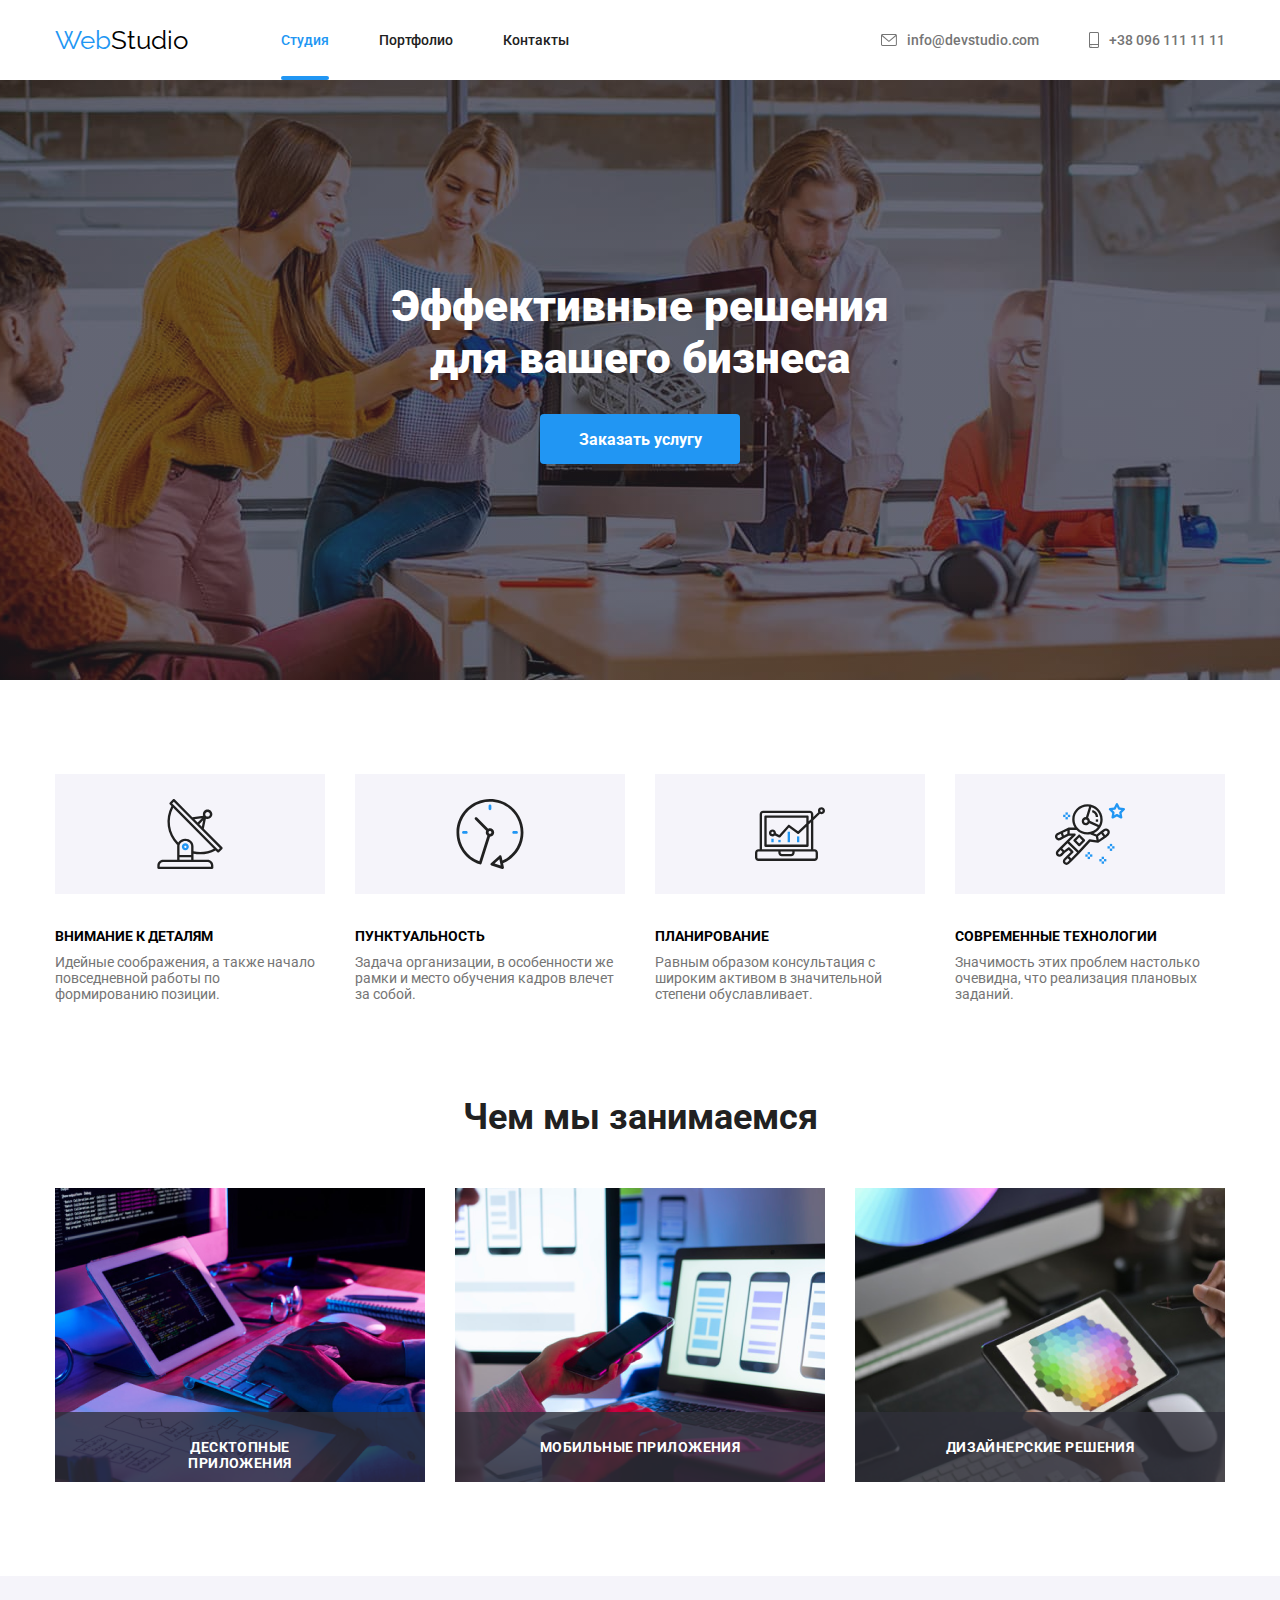
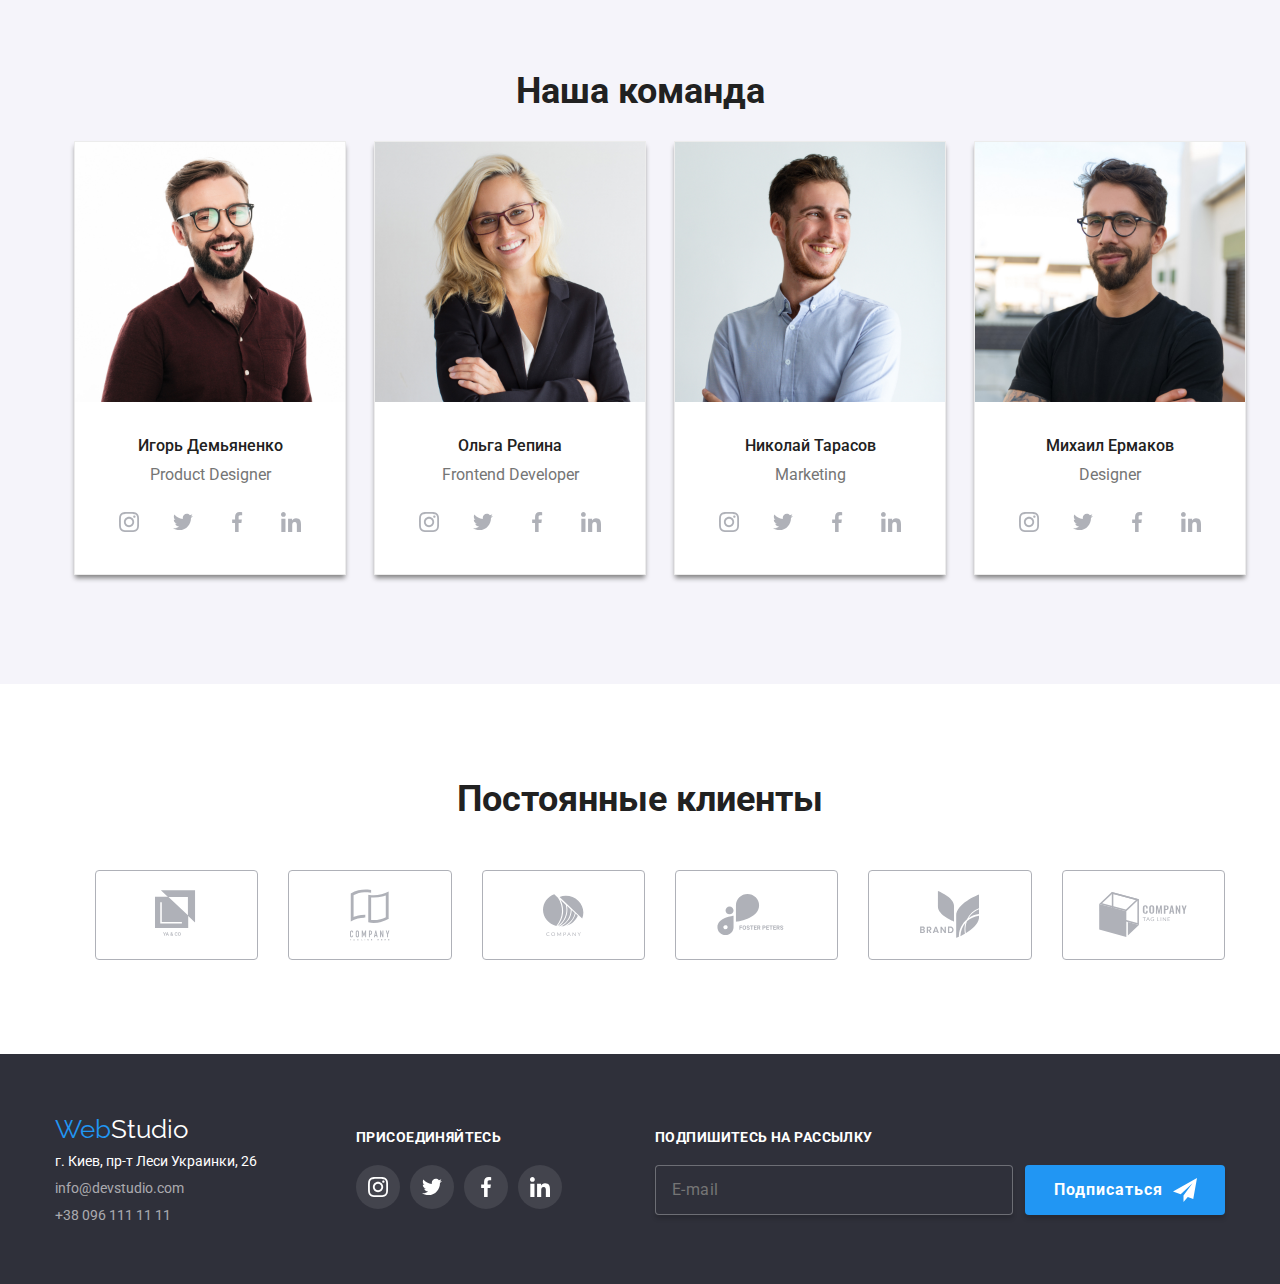
<file: index.html>
<!DOCTYPE html>
<html lang="ru">
<head>
  <meta charset="UTF-8">
  <meta name="viewport" content="width=device-width, initial-scale=1.0">
  <title>Студия</title>
  <link rel="stylesheet" href="styles.css">
<link rel="preconnect" href="https://fonts.gstatic.com">
<link href="https://fonts.googleapis.com/css2?family=Raleway:wght@700&family=Roboto:wght@400;500;700;900&display=swap"
  rel="stylesheet">
</head>
<body>
  <header id="header">
    <div class="container head">
    <nav class="logo">
    <a href="#"><span class="web">Web</span><span class="studio">Studio</span></a>
    <ul class="navigate">
    <li>
        
      <a href="index.html" class="stud" id="now-here">Студия</a>
    
    </li>
    <li><a href="portfolio.html">Портфолио</a></li>
    <li><a href="">Контакты</a></li>
    </ul>
    </nav>
    <ul class="contact">
    <li class="mail">
      <a href="mailto:info@devstudio.com">
      <svg class="mail-svg" width="16px" height=" 12px">
        <use href="./images/symbol-defs.svg#icon-mail">
        </use>
      </svg>
      info@devstudio.com</a></li>
    <li class="phone">
      <a href="callto:+380961111111">
      <svg class="phone-svg" width="10px" height=" 16px">
        <use href="./images/symbol-defs.svg#icon-phone" >
        </use>
      </svg>
     +38 096 111 11 11</a></li>
    </ul>
    </div>
  </header>
  <main>
  <section class="hero">
    <div class="container">
   <h1>Эффективные решения<br> для вашего бизнеса</h1>
     <button class="order " data-modal-open>Заказать услугу</button> 
      </div>
  </section>

  <section class="properties">
    <div class="container">
    <ul>
     
      <li><h3>ВНИМАНИЕ К ДЕТАЛЯМ</h3> <p>Идейные соображения, а также начало повседневной работы по формированию позиции.</p></li>
        <li>
          <h3>ПУНКТУАЛЬНОСТЬ</h3> <p>Задача организации, в особенности же рамки и место обучения кадров влечет за собой.</p>
        </li>
        <li>
          <h3>ПЛАНИРОВАНИЕ</h3><p>Равным образом консультация с широким активом в значительной степени обуславливает.</p> 
        </li>
        <li>
          <h3>СОВРЕМЕННЫЕ ТЕХНОЛОГИИ</h3><p>Значимость этих проблем настолько очевидна, что реализация плановых заданий.</p> 
        </li>
    </ul>
    </div>
  </section>
 
  <section class="work">
    <div class="container">
    <h2>Чем мы занимаемся</h2>
    <ul>
      <li><div class="our-works">
        <img src = "images/img.png" alt="Работа" width="370">
        <p class="example">ДЕСКТОПНЫЕ ПРИЛОЖЕНИЯ</p>
        </div>
      </li>
      <li> <div class="our-works">
        <img src="images/img2.png" alt="Работа" width="370">
        <p class="example">МОБИЛЬНЫЕ ПРИЛОЖЕНИЯ</p>
        </div>
      </li>
      <li><div class="our-works">
        <img src="images/img3.png" alt="Работа" width="370">
        <p class="example">ДИЗАЙНЕРСКИЕ РЕШЕНИЯ</p>
        </div>
      </li>
    </ul>
  </div>
  </section>

  <section class="our-team">
    <div class="container">
    <h2>
      Наша команда
    </h2>
    <ul>
      <li class="person">
        <img src="images/im1.jpg" width="270" alt="Игорь">
        <div class="card-text">
        <h3>Игорь Демьяненко</h3>
         <p>Product Designer</p>
          <ul class="icon-block">
            <li class="icon-card">
              <a href="" class="icon-link">
                <svg class="icon-svg wh" width="20px" height="20px">
                  <use href="./images/symbol-defs.svg#icon-inst">
                  </use>
                </svg>
              </a>
            </li>
            <li class="icon-card">
              <a href="" class="icon-link">
                <svg class="icon-svg wh" width="20px" height=" 16.25px">
                  <use href="./images/symbol-defs.svg#icon-twitter">
                  </use>
                </svg>
              </a>
            </li>
            <li class="icon-card">
              <a href="" class="icon-link">
                <svg class="icon-svg wh" width="10px" height="20px">
                  <use href="./images/symbol-defs.svg#icon-facebook">
                  </use>
                </svg>
              </a>
            </li>
          
            <li class="icon-card">
              <a href="" class="icon-link">
                <svg class="icon-svg wh" width="20px" height="20px">
                  <use href="./images/symbol-defs.svg#icon-linkedin">
                  </use>
                </svg>
              </a>
            </li>
          
          </ul>
         </div>
      </li>
   
      <li class="person">
        <img src="images/im2.jpg" width="270" alt="Ольга">
        <div class="card-text">
        <h3>Ольга Репина</h3>
         <p>Frontend Developer</p> 
          <ul class="icon-block">
            <li class="icon-card">
              <a  href="" class="icon-link">
                <svg class="icon-svg wh" width="20px" height="20px">
                  <use href="./images/symbol-defs.svg#icon-inst">
                  </use>
                </svg>
              </a>
            </li>
            <li class="icon-card">
              <a href="" class="icon-link">
                <svg class="icon-svg wh" width="20px" height=" 16.25px">
                  <use href="./images/symbol-defs.svg#icon-twitter">
                  </use>
                </svg>
              </a>
            </li>
            <li class="icon-card">
              <a href="" class="icon-link">
                <svg class="icon-svg wh" width="10px" height="20px">
                  <use href="./images/symbol-defs.svg#icon-facebook">
                  </use>
                </svg>
              </a>
            </li>
          
            <li class="icon-card">
              <a href="" class="icon-link">
                <svg class="icon-svg wh" width="20px" height="20px">
                  <use href="./images/symbol-defs.svg#icon-linkedin">
                  </use>
                </svg>
              </a>
            </li>
          
          </ul>
         </div>
      </li>
 

      <li class="person">
        <img src="images/im3.jpg" width="270" alt="Николай">
        <div class="card-text">
        <h3>Николай Тарасов</h3>
       <p>Marketing</p> 
        <ul class="icon-block">
          <li class="icon-card">
            <a href="" class="icon-link">
              <svg class="icon-svg wh" width="20px" height="20px">
                <use href="./images/symbol-defs.svg#icon-inst">
                </use>
              </svg>
            </a>
          </li>
          <li class="icon-card">
            <a href="" class="icon-link">
              <svg class="icon-svg wh" width="20px" height=" 16.25px">
                <use href="./images/symbol-defs.svg#icon-twitter">
                </use>
              </svg>
            </a>
          </li>
          <li class="icon-card">
            <a href="" class="icon-link">
              <svg class="icon-svg wh" width="10px" height="20px">
                <use href="./images/symbol-defs.svg#icon-facebook">
                </use>
              </svg>
            </a>
          </li>
        
          <li class="icon-card">
            <a href="" class="icon-link">
              <svg class="icon-svg wh" width="20px" height="20px">
                <use href="./images/symbol-defs.svg#icon-linkedin">
                </use>
              </svg>
            </a>
          </li>
        
        </ul>
       </div>
      </li>

    
      <li class="person">
        <img src="images/im4.jpg" width="270" alt="Михаил">
       <div class="card-text"> 
         <h3>Михаил Ермаков</h3>
        <p>Designer</p> 
      
      <ul class="icon-block">
        <li class="icon-card" >
          <a href="" class="icon-link">
            <svg class="icon-svg wh" width="20px" height="20px">
              <use href="./images/symbol-defs.svg#icon-inst">
              </use>
            </svg>
          </a>
        </li >
          <li class="icon-card">
            <a href="" class="icon-link">
            <svg class="icon-svg wh" width="20px" height=" 16.25px">
              <use href="./images/symbol-defs.svg#icon-twitter">
              </use>
            </svg>
          </a>
        </li>
      <li class="icon-card">
        <a href="" class="icon-link">
          <svg class="icon-svg wh" width="10px" height="20px">
            <use href="./images/symbol-defs.svg#icon-facebook">
            </use>
          </svg>
        </a>
      </li>
        
       <li class="icon-card">
        <a href="" class="icon-link">
          <svg class="icon-svg wh" width="20px" height="20px">
            <use href="./images/symbol-defs.svg#icon-linkedin">
            </use>
          </svg>
        </a>
       </li>
      
      </ul>
      </div>
      </li>
      </ul>
      </div>
  </section>

  <section class="clients">
    <div class="container">
      <h2>Постоянные клиенты</h2>
      <ul class="clients-list">
        
        <li class="client-li">
          <a href="" class="clients-link">
          <svg class="clients-icon" width="44.27" height="49.23">
            <use href="./images/symbol-defs.svg#icon-logo1">
            </use>
          </svg>
        </a>
        </li>
       
       
        <li class="client-li">
          <a href="" class="clients-link">
            <svg class="clients-icon"  width="40" height="52">
              <use href="./images/symbol-defs.svg#icon-logo2">
              </use>
            </svg>
            </a>
        </li>
       
        
        <li class="client-li">
        <a href="" class="clients-link">
            <svg class="clients-icon" width="41" height="42.6">
              <use href="./images/symbol-defs.svg#icon-logo3">
              </use>
            </svg>
            </a>
        </li>
        
        
        <li class="client-li">
          <a href="" class="clients-link">
            <svg class="clients-icon" width="79.66" height="42.02">
              <use href="./images/symbol-defs.svg#icon-logo4">
              </use>
            </svg>
            </a>
        </li>
       
        
        <li class="client-li">
      <a href="" class="clients-link">
            <svg class="clients-icon" width="59" height="47">
              <use href="./images/symbol-defs.svg#icon-logo5">
              </use>
            </svg>
            </a>
        </li>
  
       
        <li class="client-li">
        <a href="" class="clients-link">
            <svg class="clients-icon" width="88.48" height="45.44">
              <use href="./images/symbol-defs.svg#icon-logo6">
              </use>
            </svg>
            </a>
        </li>
     
      </ul>
    </div>
  </section>
  </main>

<footer id="footer">
  <div class="container">
    <div class="wrap">
      <address>
        <div class="left">
          <a href="" class="footer-logo"><span class="web">Web</span><span class="studio2">Studio</span></a>
          <p>г. Киев, пр-т Леси Украинки, 26</p>
          <a href="mailto:info@devstudio.com">info@devstudio.com</a><br>
          <a href="callto:+380961111111">+38 096 111 11 11</a>
        </div>

      </address>
      <div class="right">
        <p >ПРИСОЕДИНЯЙТЕСЬ</p>
        <ul class="icon-footer">
          <li class="icon-card">
            <a href="" class="icon-link deb">
              <svg class="icon-svg debb" width="20px" height="20px">
                <use href="./images/symbol-defs.svg#icon-inst">
                </use>
              </svg>
            </a>
          </li>
          <li class="icon-card">
            <a href="" class="icon-link deb">
              <svg class="icon-svg debb" width="20px" height=" 16.25px">
                <use href="./images/symbol-defs.svg#icon-twitter">
                </use>
              </svg>
            </a>
          </li>
          <li class="icon-card">
            <a href="" class="icon-link deb">
              <svg class="icon-svg debb" width="10px" height="20px">
                <use href="./images/symbol-defs.svg#icon-facebook">
                </use>
              </svg>
            </a>
          </li>

          <li class="icon-card">
            <a href="" class="icon-link deb">
              <svg class="icon-svg debb" width="20px" height="20px">
                <use href="./images/symbol-defs.svg#icon-linkedin">
                </use>
              </svg>
            </a>
          </li>
          </ul>
      </div>
      <div class="subscribe">
        <p class="sub">ПОДПИШИТЕСЬ НА РАССЫЛКУ</p>
        <form class="lin">
        <input class="footer-mail" type="email" name="mail-footer" id="mail" placeholder="E-mail">
       <button class="telega">Подписаться <svg class="icon-telega">
        <use href="./images/symbol-defs3.svg#icon-telega-1">
        </use>
      </svg></button> 
       
      
      </form>
      </div>
    </div>
  </div>
</footer>
  <div class="backdrop is-hidden  " data-modal>
    <div class="modal">
      <h2 class="data">Оставьте свои данные, мы вам перезвоним</h2>
      <form class="form"  >
        <div class="form-div">
          <svg class="icons-svg">
            <use href="./images/symbol-defs3.svg#icon-icon-1">
            </use>
          </svg>
        <label for="name" class="form-label">Имя</label>
        <input type="text" name="name" id="name" class="in"/>
    </div>
    <div class="form-div">
      <svg class="icons-svg" >
        <use href="./images/symbol-defs3.svg#icon-tel-1">
        </use>
      </svg>
        <label for="phone" class="form-label">Телефон</label>
        <input type="tel" name="phone" id="phone" class="in"/>
        </div>
<div class="form-div">
  <svg class="icons-svg">
    <use href="./images/symbol-defs3.svg#icon-mail-1">
    </use>
  </svg>
        <label for="email" class="form-label">Почта</label>
        <input type="email" name="mail" id="email" class="in"/>
        </div>
<div class="form-div">
        <label for="comment" class="form-label">Комментарий</label>
       <textarea class="com" name="comment" id="comment" placeholder="Введите текст" ></textarea> 
      </div>
<div class="form-div check ">
 
        <input class="sogl-input" type="checkbox" value="Соглашаюсь с рассылкой и принимаю Условия договора" name="check" id="check"/>
        <span class="check-box"></span>
        <label class="sogl" for="check">Соглашаюсь с рассылкой и принимаю <a href="" class="dogo"> Условия договора</a></label>
        </div>
      <button type="submit" class="send">Отправить</button>
      </form>
      <button data-modal-close  class="close ">
<svg  width="11px" height="11px">
  <use href="./images/symbol-defs2.svg#icon-close">
  </use>
</svg>
      </button>
    </div>
  </div>
  <script src="./js/modal.js"></script>
  
</body>
</html>
</file>
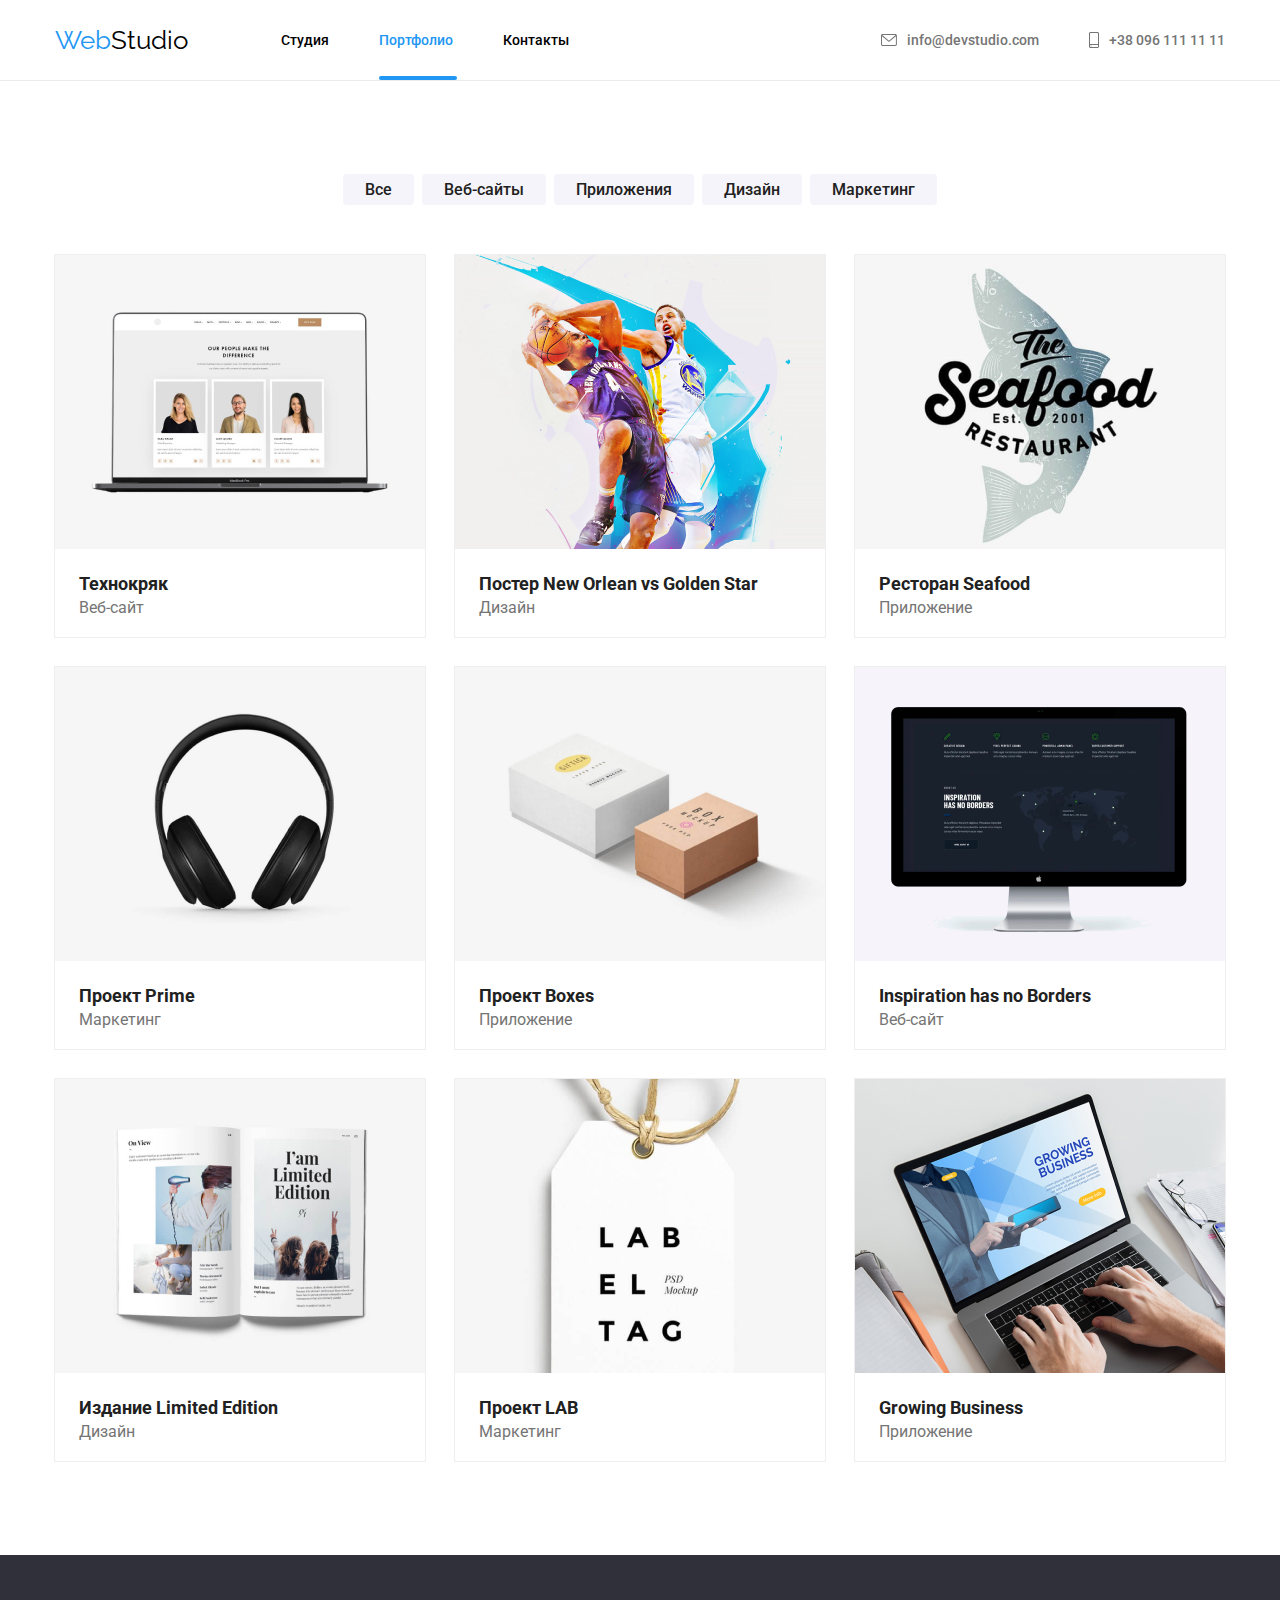
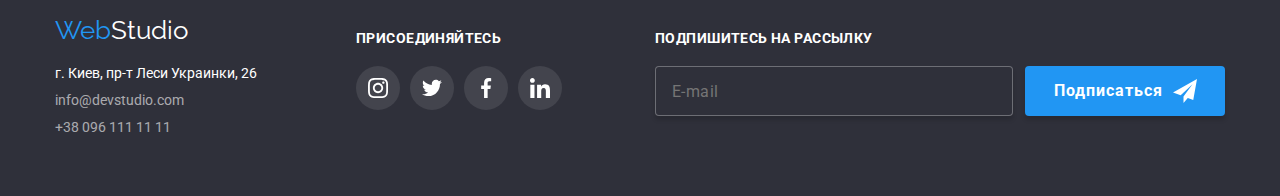
<file: portfolio.html>
<!DOCTYPE html>
<html lang="ru">
<head>
    <meta charset="UTF-8">
    <meta name="viewport" content="width=device-width, initial-scale=1.0">
    <link rel="stylesheet" href="styles2.css">
    <link rel="preconnect" href="https://fonts.gstatic.com">
    <link
        href="https://fonts.googleapis.com/css2?family=Raleway:wght@700&family=Roboto:wght@400;500;700;900&display=swap"
        rel="stylesheet">
    <title>Портфолио</title>
    </head>
    <header id="header">
        <div class="container head">
            <nav class="logo">
                <a href="#"><span class="web">Web</span><span class="studio">Studio</span></a>
                <ul class="navigat">
                    <li><a href="index.html">Студия</a></li>
                    <li>
                        <a id="now-here" class="here" href="portfolio.html">Портфолио</a>
                </li>
                    <li><a href="">Контакты</a></li>
                </ul>
            </nav>
            <ul class="contact">
                <li class="mail">
                    <a href="mailto:info@devstudio.com">
                    <svg width="16" height="12" class="mail-svg">
                        <use href="./images/symbol-defs.svg#icon-mail"></use>
                    </svg>
                    info@devstudio.com</a></li>
                <li class="phone">
                    <a href="callto:+380961111111">
                    <svg width="10px" height="16px" class="phone-svg">
                        <use href="./images/symbol-defs.svg#icon-phone"></use>
                    </svg>
                   +38 096 111 11 11</a></li>
            </ul>
        </div>
    </header>
    <main>
            <section class="buttons">
                <div class="container">
                <ul>
                    <li><button>Все</button></li>
                    <li><button>Веб-сайты</button></li>
                    <li><button>Приложения</button></li>
                    <li><button>Дизайн</button></li>
                    <li><button>Маркетинг</button></li>
                </ul>
            <h1>Портфолио</h1>
            <div class="works">
                <ul class="examples">
                        <li> 
                            <a href="" class="link-description card">
                                <div class="description">
                                    <img src="./images/01.jpg" alt="Технокряк" width="370">
                                    
                                <p class="descrip">Технокряк это современная площадка распространения коронавируса.
                                     Компании используют эту платформу для цифрового
                                шпионажа и атак на защищённые сервера конкурентов.</p>
                                </div>
                            <div class="wk">
                            <h2>Технокряк</h2>
                            <p class="works-p">Веб-сайт</p>
                            </div>
                    </a>
                    </li>
                        <li >
                            <a href="" class="link-description card">
                                <div class="description">
                            <img src="./images/02.jpg" alt="Постер New Orlean vs Golden Star" width="370">
                            <p class="descrip">Технокряк это современная площадка распространения коронавируса.
                                Компании используют эту платформу для цифрового
                                шпионажа и атак на защищённые сервера конкурентов.</p>
                            </div>
                            <div class="wk">
                            <h2>Постер New Orlean vs Golden Star</h2>
                            <p class="works-p">Дизайн</p>
                            </div>
                             </a>
                    </li>
                        <li>
                            <a href="" class="link-description card">
                                <div class="description">
                                <img src="./images/03.jpg" alt="Ресторан Seafood" width="370">
                                <p class="descrip">Технокряк это современная площадка распространения коронавируса.
                                    Компании используют эту платформу для цифрового
                                    шпионажа и атак на защищённые сервера конкурентов.</p>
                                </div>
                            <div class="wk">
                            <h2>Ресторан Seafood</h2>
                            <p class="works-p">Приложение</p>
                            </div>
                    </a>
                    </li>
                        <li >
                            <a href="" class="link-description card">
                                <div class="description">
                                <img src="./images/04.jpg" alt="Проект Prime" width="370">
                                <p class="descrip">Технокряк это современная площадка распространения коронавируса.
                                    Компании используют эту платформу для цифрового
                                    шпионажа и атак на защищённые сервера конкурентов.</p>
                                </div>
                            <div class="wk">
                            <h2>Проект Prime</h2>
                            <p class="works-p">Маркетинг</p>
                            </div>
                    </a>
                    </li>
                        <li >
                            <a href="" class="link-description card">
                                <div class="description">
                                    <img src="./images/05.jpg" alt="Проект Boxes" width="370">
                                    <p class="descrip">Технокряк это современная площадка распространения коронавируса.
                                        Компании используют эту платформу для цифрового
                                        шпионажа и атак на защищённые сервера конкурентов.</p>
                                </div>
                            <div class="wk">
                            <h2>Проект Boxes</h2>
                            <p class="works-p">Приложение</p>
                            </div>
                    </a>
                    </li>
                        <li >
                            <a href="" class="link-description card">
                                <div class="description">
                                <img src="./images/06.jpg" alt="Inspiration has no Borders" width="370">
                                <p class="descrip">Технокряк это современная площадка распространения коронавируса.
                                    Компании используют эту платформу для цифрового
                                    шпионажа и атак на защищённые сервера конкурентов.</p>
                                    </div>
                            <div class="wk">
                            <h2>Inspiration has no Borders</h2>
                            <p class="works-p">Веб-сайт</p>
                            </div>
                    </a>
                        </li>
                        <li >
                            <a href="" class="link-description card">
                                <div class="description">
                                <img src="./images/07.jpg" alt="Издание Limited Edition" width="370">
                                <p class="descrip">Технокряк это современная площадка распространения коронавируса.
                                    Компании используют эту платформу для цифрового
                                    шпионажа и атак на защищённые сервера конкурентов.</p>
                                </div>
                            <div class="wk">
                            <h2>Издание Limited Edition</h2>
                            <p class="works-p">Дизайн</p>
                            </div>
                    </a>
                    </li>
                        <li >

                            <a href="" class="link-description card">
                                <div class="description">
                                <img src="./images/08.jpg" alt="Проект LAB" width="370">
                                <p class="descrip">Технокряк это современная площадка распространения коронавируса.
                                    Компании используют эту платформу для цифрового
                                    шпионажа и атак на защищённые сервера конкурентов.</p>
                                    </div>
                            <div class="wk">
                            <h2>Проект LAB</h2>
                            <p class="works-p">Маркетинг</p>
                            </div>
                    </a>
                    </li>
                        <li >
                            <a href="" class="link-description card">
                                <div class="description">
                                <img src="./images/09.jpg" alt="Growing Business" width="370">
                                <p class="descrip">Технокряк это современная площадка распространения коронавируса.
                                    Компании используют эту платформу для цифрового
                                    шпионажа и атак на защищённые сервера конкурентов.</p>
                                    </div>
                            <div class="wk">
                            <h2>Growing Business</h2>
                            <p class="works-p">Приложение</p>
                            </div>
                    </a>
                    </li>
                </ul>
            </div>
            </div>
            </section>
    </main>
    <footer id="footer">
        <div class="container">
            <div class="wrap">
            <div class="left">
           <a href="" class="footer-logo"><span class="web">Web</span><span class="studio2">Studio</span></a>
            <address class="addres">
                <p> г. Киев, пр-т Леси Украинки, 26</p>
                <a href="mailto:info@devstudio.com">info@devstudio.com</a> <br>
                <a href="callto:+380961111111">+38 096 111 11 11</a>
                    </address>
                </div>
        <div class="right">
            <p>ПРИСОЕДИНЯЙТЕСЬ</p>
            <ul class="icon-list">
                <li class="icon-li">
                    <a href="" class="icon-link">
                        <svg width="20px" height="20px" class="icon-svg">
                            <use href="./images/symbol-defs.svg#icon-inst"></use>
                        </svg>
                    </a>
                </li>
                <li class="icon-li">
                    <a href="" class="icon-link">
                        <svg width="20px" height=" 16.25px" class="icon-svg">
                            <use href="./images/symbol-defs.svg#icon-twitter"></use>
                        </svg>
                    </a>
                </li>
                <li class="icon-li">
                    <a href="" class="icon-link">
                        <svg width="10px" height="20px" class="icon-svg">
                            <use href="./images/symbol-defs.svg#icon-facebook"></use>
                        </svg>
                    </a>
                </li>
                <li class="icon-li">
                    <a href="" class="icon-link">
                        <svg width="20px" height="20px" class="icon-svg">
                            <use href="./images/symbol-defs.svg#icon-linkedin"></use>
                        </svg>
                    </a>
                </li>
            </ul>
        </div>
        <div class="subscribe">
            <p class="sub">ПОДПИШИТЕСЬ НА РАССЫЛКУ</p>
            <form class="forms">
                    <input type="email" name="name" class="footer-mail" placeholder="E-mail">
               <button class="telega">Подписаться <svg class="icon-telega">
                    <use href="./images/symbol-defs3.svg#icon-telega-1">
                    </use>
                </svg></button>
            </form>
            </div>
        </div>
        </div>
    </footer>
</body>
</html>
</file>
<file: styles.css>
:root {
  --black: #000000;
  --blue: #2196f3;
  --grey: #757575;
  --background: #2f303a;
  --white: #ffffff;
  --text: #212121;
  --team: #f5f4fa;
  --outline: #ececec;
  --icons: #afb1b8;
}
body {
  margin: 0;
}
* {
  font-family: "Roboto", sans-serif;
}
*,
*::before,
*::after {
  box-sizing: border-box;
}

#now-here {
  color: var(--blue);
}
.head {
  display: flex;
  align-items: center;
}
.head a {
  display: inline-block;
  padding-top: 32px;
  padding-bottom: 32px;
}

a {
  text-decoration: none;
}
#header {
  display: flex;
  align-items: center;
}
#header nav {
  display: flex;
  justify-content: center;
  align-items: center;
}
.logo > a {
  margin-right: 93px;
  padding-top: 24px;
  padding-bottom: 25px;
}

.navigate {
  display: flex;
  padding-left: 0;
  margin-top: 0;
  margin-bottom: 0;
}
.navigate li:not(:last-child) {
  margin-right: 50px;
}
.contact {
  display: flex;
  padding: 0;
  margin-left: auto;
  margin-top: 0;
  margin-bottom: 0;
}

.web {
  color: var(--blue);
  font-family: "Raleway", sans-serif;
  font-size: 26px;
}

.studio {
  color: var(--black);
  font-family: "Raleway", sans-serif;
  font-size: 26px;
}
.mail a {
  display: flex;
  align-items: center;
}
.phone a {
  display: flex;
  align-items: center;
}
.navigate a {
  color: var(--text);
  font-weight: 500;
  font-size: 14px;
  transition: color 250ms cubic-bezier(0.4, 0, 0.2, 1);
}
.navigate a:hover {
  color: var(--blue);
  font-weight: 500;
  font-size: 14px;
  transform: color(var(--blue));
}

.contact li:first-child {
  margin-right: 50px;
}
.contact a {
  color: var(--grey);
  font-weight: 500;
  font-size: 14px;
  transition: color 250ms cubic-bezier(0.4, 0, 0.2, 1);
}

.contact a:hover {
  color: var(--blue);
  font-weight: 500;
  font-size: 14px;
  transform: color(var(--blue));
}
ul {
  list-style-type: none;
  font-weight: 500;
}
h1 {
  margin: 0;
}
.img {
  display: block;
}
.hero {
  margin: 0 auto;
  max-width: 1600px;
  background: var(--background);
  padding-top: 200px;
  padding-bottom: 200px;
  background-image: linear-gradient(
      to right,
      rgba(47, 48, 58, 0.4),
      rgba(47, 48, 58, 0.4)
    ),
    url(./images/back.jpg);
  background-repeat: no-repeat;
  background-position: center;
  background-size: cover;
  height: 600px;
}

.hero h1 {
  font-size: 44px;
  color: var(--white);
  font-weight: 900;
  display: flex;
  align-items: center;
  justify-content: center;
  text-align: center;
  margin-bottom: 30px;
}
.order {
  justify-content: center;
  align-items: center;
  background: var(--blue);
  color: var(--white);
  text-decoration: none;
  border: none;
  border-radius: 4px;
  font-weight: 700;
  font-size: 16px;
  display: flex;
  margin-right: auto;
  margin-left: auto;
  width: 200px;
  height: 50px;
  cursor: pointer;
}

.properties h3 {
  font-weight: 700;
  font-size: 14px;
  color: var(--black);
  margin: 0;
  margin-bottom: 10px;
}
.properties p {
  font-weight: 400;
  font-size: 14px;
  color: var(--grey);
  margin: 0px;
}
.properties {
  padding-bottom: 94px;
  padding-top: 94px;
}
.properties ul {
  padding: 0;
  display: flex;
  align-content: center;
  margin: 0;
}
.properties li::before {
  background-color: var(--team);
  content: "";
  display: inline-block;
  width: 270px;
  height: 120px;
  background-position: 50% 50%;
  background-repeat: no-repeat;
  margin-bottom: 30px;
}
.properties li:nth-child(1)::before {
  background-image: url(./images/antenna.svg);
}
.properties li:nth-child(2)::before {
  background-image: url(./images/clock.svg);
}
.properties li:nth-child(3)::before {
  background-image: url(./images/diagram.svg);
}
.properties li:nth-child(4)::before {
  background-image: url(./images/astronaut.svg);
}

.properties li {
  width: 270px;
}
.properties li:not(:last-child) {
  margin-right: 30px;
}
.work {
  padding-bottom: 94px;
}
.work h2 {
  display: flex;
  justify-content: center;
  margin: 0px;
  margin-bottom: 50px;
  font-weight: 700;
  font-size: 36px;
  color: var(--text);
}
.work ul {
  align-content: center;
  display: flex;
  justify-content: center;
  padding: 0px;
  margin-top: 0;
  margin-bottom: 0;
}
.work li:not(:last-child) {
  margin-right: 30px;
}
.our-works {
  position: relative;
  height: 294px;
}
.our-works::before {
  position: absolute;
  content: "";
  width: 370px;
  height: 70px;
  background-color: #2f303a;
  opacity: 0.8;
  bottom: 0;
  right: 0;
}
.example {
  position: absolute;
  bottom: 0;
  left: 50%;
  transform: translate(-50%, 0);
  width: 205px;
  height: 16px;
  margin: 0;
  margin-bottom: 27px;

  font-family: Roboto;
  font-size: 14px;
  font-style: normal;
  font-weight: 700;
  line-height: 16px;
  letter-spacing: 0.03em;
  text-align: center;
  color: white;
}
.our-team {
  padding-top: 94px;
  padding-bottom: 94px;
  background-color: var(--team);
}

.our-team ul {
  display: flex;
  align-content: center;

  justify-content: center;
}
.person {
  box-shadow: 0px 4px 5px grey;
  margin-right: 30px;
  width: 270px;
  outline: 1px solid var(--outline);
  background-color: white;
}
.person:last-child {
  margin-right: 0;
  outline: 1px solid var(--outline);
  background-color: white;
}
.our-team h2 {
  font-weight: 700;
  font-size: 36px;
  color: var(--text);
  margin-top: 0;

  display: flex;
  justify-content: center;
}
.our-team h3 {
  font-weight: 500;
  font-size: 16px;
  color: var(--text);
  margin: 0;
  text-align: center;
}
.card-text {
  padding-bottom: 30px;
  padding-top: 30px;
  padding-left: 32px;
  padding-right: 32px;
}
.our-team p {
  margin: 0;
  margin-top: 10px;
  font-weight: 400;
  font-size: 16px;
  color: var(--grey);

  text-align: center;
}
.clients {
  padding-top: 94px;
  padding-bottom: 94px;
}

.studio2 {
  color: var(--white);
  font-family: "Raleway", sans-serif;
  font-size: 26px;
}
#footer {
  background: var(--background);
  padding-top: 60px;
  padding-bottom: 60px;
}
address p {
  color: var(--white);
  font-weight: 400;
  font-size: 14px;
  font-style: normal;
}

address a {
  color: rgba(255, 255, 255, 0.6);
  font-weight: 400;
  font-size: 14px;
  font-style: normal;
}

.footer-logo {
  display: block;
  margin-bottom: 20px;
}
address p {
  display: flex;
  margin-bottom: 9px;
  margin-top: 0;
}

address a:not(:last-child) {
  display: inline-block;
  margin-bottom: 9px;
}

.container {
  width: 1200px;
  padding: 0 15px;
  box-sizing: border-box;
  margin-left: auto;
  margin-right: auto;
}
.icon-block {
  padding: 0;
  margin-top: 16px;
}

.icon-card {
  color: var(--background);
  width: 44px;
  height: 44px;
  margin-right: 10px;
}
.icon-card:last-child {
  margin-right: 0;
}

.icon-svg {
  width: 20px;
  height: 20px;
  fill: var(--icons);
}

.icon-link {
  display: flex;
  align-items: center;
  justify-content: center;
  border-radius: 50%;
  width: 44px;
  height: 44px;
  transition: background-color 250ms cubic-bezier(0.4, 0, 0.2, 1);
}
.wh {
  transition: fill 250ms cubic-bezier(0.4, 0, 0.2, 1);
}
.icon-link:hover {
  background-color: var(--blue);
}

.icon-link:hover .wh {
  fill: var(--white);
}

.clients ul {
  display: flex;
}
.clients h2 {
  margin: 0;
  font-weight: 700;
  font-size: 36px;
  color: var(--text);
  margin-bottom: 50px;
  text-align: center;
}
.clients-list {
  margin: 0;
}
.client-li {
  width: 170px;
  height: 90px;
  border: 1px solid var(--icons);
  border-radius: 4px;
  margin-right: 30px;
  display: flex;
  align-items: center;
  justify-content: center;
  transition: border 250ms cubic-bezier(0.4, 0, 0.2, 1);
}
.client-li:last-child {
  margin-right: 0;
}
.client-li:hover {
  border: 1px solid var(--blue);
}
.clients-icon {
  fill: var(--icons);
  transition: fill 250ms cubic-bezier(0.4, 0, 0.2, 1);
}

.clients-link {
  display: flex;
  align-items: center;
  justify-content: center;
}

.client-li:hover .clients-icon {
  fill: var(--blue);
}
.icon-footer {
  display: flex;
  padding: 0;
}

address {
  display: flex;
}
.left {
  width: 231px;
}
.right {
  margin-left: 70px;
  margin-top: 15px;
}
.right p {
  margin-bottom: 20px;
  font-family: Roboto;
  font-size: 14px;
  font-style: normal;
  font-weight: 700;
  line-height: 16px;
  letter-spacing: 0.03em;
  text-align: left;
  margin-top: 0px;
  color: var(--white);
}
.icon-footer {
  margin: 0;
}

.deb {
  background-color: #43444d;
}

.debb {
  fill: white;
}

.tt:hover .deb {
  background-color: var(--blue);
}

.mail-svg {
  fill: var(--grey);
  margin-right: 10px;
  transition: fill 250ms cubic-bezier(0.4, 0, 0.2, 1);
}
.mail:hover .mail-svg {
  fill: var(--blue);
}

.phone-svg {
  fill: var(--grey);
  margin-right: 10px;
  transition: fill 250ms cubic-bezier(0.4, 0, 0.2, 1);
}

.phone:hover .phone-svg {
  fill: var(--blue);
}

.icon-card {
  width: 44px;
  height: 44px;
}

.backdrop {
  position: fixed;
  top: 0;
  left: 0;
  width: 100%;
  height: 100%;
  background-color: rgb(0, 0, 0, 0.5);
  opacity: 1;
  transition: opacity 250ms cubic-bezier(0.4, 0, 0.2, 1);
}
.backdrop.is-hidden {
  opacity: 0;
  pointer-events: none;
}

.backdrop.is-hidden .modal {
  transform: translate(-50%, -50%) scale(0.6);
}

.modal {
  position: absolute;
  left: 50%;
  top: 50%;
  transform: translate(-50%, -50%) scale(1);
  width: 528px;
  height: 581px;
  background-color: white;
  opacity: 1;
  transition: transform 250ms cubic-bezier(0.4, 0, 0.2, 1);
}

.close {
  position: absolute;
  top: 8px;
  right: 8px;
  width: 30px;
  height: 30px;
  border-radius: 50%;
  border: 1px solid rgba(0, 0, 0, 0.1);
  fill: var(--black);
  cursor: pointer;
  background-color: var(--white);
  transition: 250ms cubic-bezier(0.4, 0, 0.2, 1);
}

.close:hover {
  fill: var(--blue);
}

.stud {
  position: relative;
}

.stud::before {
  display: inline-block;
  position: absolute;
  content: "";
  width: 100%;
  height: 4px;
  background-color: var(--blue);
  bottom: 0;
  border-radius: 5px;
}

.wrap {
  display: flex;
}

.in {
  width: 448px;
  height: 40px;
  border: 1px solid rgba(33, 33, 33, 0.2);
  border-radius: 4px;
  padding-left: 42px;
  transition: 250ms cubic-bezier(0.4, 0, 0.2, 1);
}

.form-div:hover .icons-svg,
.form-div:focus .icons-svg {
  fill: var(--blue);
}
.form-div {
  margin-bottom: 10px;
  position: relative;
}

.in:hover,
.in:focus {
  border: 1px solid var(--blue);
  outline-style: none;
}

.icons-svg {
  position: absolute;
  left: 15px;
  top: 32px;
  width: 12px;
  height: 12px;
  transition: 250ms cubic-bezier(0.4, 0, 0.2, 1);
}

.com {
  width: 448px;
  height: 120px;
  margin-bottom: 25px;
  display: flex;
  justify-content: center;
  border: 1px solid rgba(33, 33, 33, 0.2);
  border-radius: 4px;
  padding-left: 16px;
  padding-top: 12px;
  outline-style: none;
  transition: 250ms cubic-bezier(0.4, 0, 0.2, 1);
}
textarea {
  resize: none;
}
.com:hover,
.com:focus {
  border: 1px solid var(--blue);
}

.dogo {
  color: var(--blue);
  text-decoration: underline;
}

.form {
  margin-right: auto;
  margin-left: auto;
  width: 448px;
}

.send {
  display: block;
  width: 200px;
  height: 50px;
  margin-right: auto;
  margin-left: auto;
  margin-top: 30px;
  background-color: rgba(33, 150, 243, 1);
  box-shadow: 0px 4px 4px rgba(0, 0, 0, 0.15);
  border-radius: 4px;
  border: 0px;
  color: var(--white);
  font-family: Roboto;
  font-size: 16px;
  font-style: normal;
  font-weight: 700;
  line-height: 30px;
  letter-spacing: 0.06em;
  outline-style: none;
  transition: 250ms cubic-bezier(0.4, 0, 0.2, 1);
}
.send:hover {
  cursor: pointer;
  background-color: rgba(24, 140, 232, 1);
}
.data {
  margin-right: auto;
  margin-left: auto;
  width: 448px;
  height: 23px;
  font-family: Roboto;
  font-size: 20px;
  font-style: normal;
  font-weight: 700;
  line-height: 23px;
  letter-spacing: 0.03em;
  text-align: center;
  margin-bottom: 12px;
  margin-top: 40px;
}

.form-label {
  display: flex;
  margin-bottom: 4px;
  font-family: Roboto;
  font-size: 12px;
  font-style: normal;
  font-weight: 400;
  line-height: 14px;
  letter-spacing: 0.01em;
  text-align: left;
}

.sogl {
  font-family: Roboto;
  font-size: 14px;
  font-style: normal;
  font-weight: 400;
  line-height: 24px;
  letter-spacing: 0.03em;
}
.sogl-input {
  appearance: none;
  -webkit-appearance: none;
  -moz-appearance: none;
  position: absolute;
  width: 16px;
  height: 15px;
  margin: 0;
  padding-left: 15px;
  outline-style: none;
}
.check-box::before {
  content: " ";
  display: block;
  width: 16px;
  height: 15px;
  background-image: url(./images/check.svg);
  margin-right: 7px;
  transition: 250ms cubic-bezier(0.4, 0, 0.2, 1);
}
.sogl-input:checked + .check-box::before {
  background-image: url(./images/checked.svg);
}

.check {
  align-items: center;
  display: flex;
  margin-left: 11px;
}

.subscribe {
  display: inline;
  width: 570px;
  height: 86px;
  margin-left: 93px;
  margin-top: 15px;
}
.sub {
  margin: 0px;
  margin-bottom: 20px;
  color: white;
  font-family: Roboto;
  font-size: 14px;
  font-style: normal;
  font-weight: 700;
  line-height: 16px;
  letter-spacing: 0.03em;
  text-align: left;
}
.footer-mail {
  width: 358px;
  height: 50px;
  border: 1px solid rgba(255, 255, 255, 0.3);
  box-shadow: 0px 4px 4px 0px rgba(0, 0, 0, 0.15);
  border-radius: 4px;
  background-color: var(--background);
  padding: 0;
  padding-left: 16px;
  font-family: Roboto;
  font-size: 16px;
  font-style: normal;
  font-weight: 400;
  line-height: 20px;
  letter-spacing: 0.03em;
  text-align: left;
  color: var(--grey);
}

.telega {
  width: 200px;
  height: 50px;

  background-color: var(--blue);
  color: var(--white);
  box-shadow: 0px 4px 4px rgba(0, 0, 0, 0.15);
  border: 0px;
  border-radius: 4px;
  font-family: Roboto;
  font-size: 16px;
  font-style: normal;
  font-weight: 700;
  line-height: 30px;
  letter-spacing: 0.06em;
  text-align: left;
  padding-left: 29px;
  cursor: pointer;
  position: relative;
  margin-left: 12px;
}

.lin {
  display: flex;
}

.icon-telega {
  width: 24px;
  height: 24px;
  position: absolute;
  right: 28px;
  top: 13px;
  margin-left: 10px;
}
</file>
<file: styles2.css>
:root {
  --black: #000000;
  --blue: #2196f3;
  --grey: #757575;
  --footer: #2f303a;
  --white: #ffffff;
  --button-background: #f5f4fa;
  --button-text: #212121;
  --outline: #ececec;
}
*,
*::before,
*::after {
  box-sizing: border-box;
}
* {
  font-family: "Roboto", sans-serif;
}

ul {
  list-style-type: none;
}
body {
  margin: 0px;
}
#header {
  outline: 1px solid #ececec;
}
.head {
  display: flex;
}

.head a {
  display: inline-block;
  padding-top: 32px;
  padding-bottom: 32px;
}
.head nav {
  display: flex;
  flex-direction: row;
  align-items: center;
}
.logo > a {
  margin-right: 93px;
  padding-top: 24px;
  padding-bottom: 25px;
}
.navigat a {
  color: var(--black);
  font-weight: 500;
  font-size: 14px;
  transition: color 250ms cubic-bezier(0.4, 0, 0.2, 1);
}
.navigat a:hover {
  color: var(--blue);
  font-size: 14px;
  transform: color(var(--blue));
}

.navigat {
  display: flex;
  padding: 0;
  margin-top: 0;
  margin-bottom: 0;
}

.navigat li:not(:last-child) {
  margin-right: 50px;
}
.web {
  color: var(--blue);
  font-family: "Raleway", sans-serif;
  font-size: 26px;
}

.studio {
  color: var(--black);
  font-family: "Raleway", sans-serif;
  font-size: 26px;
}

a {
  text-decoration: none;
}

#now-here {
  color: var(--blue);
  font-weight: 500;
  font-size: 14px;
}
.here {
  position: relative;
}
.here::before {
  position: absolute;
  content: "";
  height: 4px;
  width: 78px;
  background-color: var(--blue);
  bottom: 0;
  border-radius: 5px;
}
.mail-svg {
  fill: var(--grey);
  margin-right: 10px;
  transition: fill 250ms cubic-bezier(0.4, 0, 0.2, 1);
}
.mail:hover .mail-svg {
  fill: var(--blue);
}
.contact a {
  color: var(--grey);
  font-weight: 500;
  font-size: 14px;
  transition: color 250ms cubic-bezier(0.4, 0, 0.2, 1);
}

.contact a:hover {
  color: var(--blue);
  font-weight: 500;
  font-size: 14px;
  transform: color(var(--blue));
}
.mail a {
  display: flex;
  align-items: center;
}
.phone a {
  display: flex;
  align-items: center;
}
.phone-svg {
  fill: var(--grey);
  margin-right: 10px;
  transition: fill 250ms cubic-bezier(0.4, 0, 0.2, 1);
}
.phone:hover .phone-svg {
  fill: var(--blue);
}

.contact {
  display: flex;
  padding: 0;
  margin-left: auto;
  margin-top: 0;
  margin-bottom: 0;
}

.contact li:first-child {
  margin-right: 50px;
}
h1 {
  display: none;
}

.buttons li:last-child {
  margin-right: 0px;
}
.buttons li {
  margin-right: 8px;
}
.buttons {
  padding-top: 94px;
  padding-bottom: 94px;
}
.buttons ul {
  display: flex;
  flex-direction: row;
  justify-content: center;
  padding-left: 0;
  margin-left: 0;
  margin-top: 0;
  margin-bottom: 50px;
}

.buttons button {
  background-color: var(--button-background);
  color: var(--button-text);
  text-decoration: none;
  border: none;
  font-weight: 500;
  font-size: 16px;
  padding: 6px 22px;
  border-radius: 4px;
  transition: color 250ms cubic-bezier(0.4, 0, 0.2, 1),
    background-color 250ms cubic-bezier(0.4, 0, 0.2, 1),
    box-shadow 250ms cubic-bezier(0.4, 0, 0.2, 1);
}

.buttons button:focus {
  background: var(--blue);
  color: var(--white);
  text-decoration: none;
  border: none;
  font-weight: 500;
  font-size: 16px;
  box-shadow: 0px 2px 2px 0px rgba(0, 0, 0, 0.12),
    0px 1px 2px 0px rgba(0, 0, 0, 0.08), 0px 3px 1px 0px rgba(0, 0, 0, 0.1);
  cursor: pointer;
}
.buttons button:hover {
  background: var(--blue);
  color: var(--white);
  text-decoration: none;
  border: none;
  font-weight: 500;
  font-size: 16px;
  box-shadow: 0px 2px 2px 0px rgba(0, 0, 0, 0.12),
    0px 1px 2px 0px rgba(0, 0, 0, 0.08), 0px 3px 1px 0px rgba(0, 0, 0, 0.1);
  cursor: pointer;
}

.works ul {
  display: flex;
  flex-wrap: wrap;
  padding: 0px;
  justify-content: center;
  margin-bottom: 0;
  margin-top: 0;
}

.works li {
  margin: 0;
  margin-bottom: 30px;
  outline: 1px solid #eeeeee;
}
.works li:nth-child(3n + 2) {
  margin: 0 30px 30px;
}
.works li:nth-child(n + 7) {
  margin-bottom: 0;
}
.wk {
  padding-top: 20px;
  padding-bottom: 20px;

  padding-right: 24px;
  padding-left: 24px;
}
.examples h2 {
  color: var(--button-text);
  font-weight: 700;
  font-size: 18px;

  margin-bottom: 0px;
  margin-top: 0;
}
.works-p {
  color: var(--grey);
  font-weight: 400;
  font-size: 16px;
  margin-top: 4px;
  margin-bottom: 0px;
}

.studio2 {
  color: var(--white);
  font-family: "Raleway", sans-serif;
  font-size: 26px;
}

.addres p {
  color: var(--white);
  font-weight: 400;
  font-size: 14px;
  font-style: normal;
  display: flex;
  margin-bottom: 9px;
  margin-top: 0;
}

.addres a {
  color: rgba(255, 255, 255, 0.6);
  font-weight: 400;
  font-size: 14px;
  font-style: normal;
}
#footer {
  background: var(--footer);
  padding-top: 60px;
  padding-bottom: 60px;
}

.footer-logo {
  display: block;
  margin-bottom: 20px;
}

.addres a:not(:last-child) {
  display: inline-block;
  margin-bottom: 9px;
}

.container {
  width: 1200px;
  padding: 0 15px;
  box-sizing: border-box;
  margin-left: auto;
  margin-right: auto;
}

.wrap {
  display: flex;
}

.right {
  margin-left: 70px;
  margin-top: 15px;
  width: 206px;
}

.card {
  display: block;
  transition: box-shadow 250ms cubic-bezier(0.4, 0, 0.2, 1);
}
.card:hover {
  box-shadow: 1px 4px 6px 0px rgba(0, 0, 0, 0.16),
    0px 4px 4px 0px rgba(0, 0, 0, 0.06), 0px 1px 1px 0px rgba(0, 0, 0, 0.12);
}

.right p {
  font-family: Roboto;
  font-size: 14px;
  font-style: normal;
  font-weight: 700;
  line-height: 16px;
  letter-spacing: 0.03em;
  text-align: left;
  color: white;
  margin-bottom: 20px;
  margin-top: 0px;
}
.left {
  width: 231px;
}
.icon-list {
  display: flex;
  padding: 0;
}
.icon-svg {
  fill: white;
  width: 20px;
  height: 20px;
}
.icon-link {
  width: 44px;
  height: 44px;
  border-radius: 50%;
  align-items: center;
  justify-content: center;
  background-color: #43444d;
  display: flex;
  margin-right: 10px;
  transition: background-color 250ms cubic-bezier(0.4, 0, 0.2, 1);
}

.icon-link:hover {
  background-color: var(--blue);
}
.description {
  position: relative;
  overflow: hidden;
}
.descrip {
  position: absolute;
  transform: translate(-50%, 150%);
  top: 50%;
  left: 50%;
  color: white;
  width: 322px;
  height: 168px;
  margin: 0;
  font-family: Roboto;
  font-size: 18px;
  font-style: normal;
  font-weight: 400;
  line-height: 28px;
  letter-spacing: 0.03em;
  transition: 250ms transform cubic-bezier(0.4, 0, 0.2, 1);
}

.description::before {
  position: absolute;
  content: "";
  width: 100%;
  height: 100%;
  top: 0;
  left: 0;
  background-color: var(--blue);
  transition: 250ms transform cubic-bezier(0.4, 0, 0.2, 1);
  transform: translateY(100%);
}
.link-description:hover .descrip {
  transform: translate(-50%, -50%);
}
.link-description:hover .description::before {
  opacity: 0.9;
  transform: translateY(0%);
}
.sub {
  margin: 0;
  font-family: Roboto;
  font-size: 14px;
  font-style: normal;
  font-weight: 700;
  line-height: 16px;
  letter-spacing: 0.03em;
  text-align: left;
  color: var(--white);
  margin-bottom: 20px;
}
.subscribe {
  width: 570px;
  height: 86px;
  margin-top: 15px;
  margin-left: 93px;
}
.footer-mail {
  width: 358px;
  height: 50px;
  background-color: var(--footer);
  margin-right: 12px;
  padding-left: 16px;
  border: 1px solid rgba(255, 255, 255, 0.3);
  box-shadow: 0px 4px 4px 0px rgba(0, 0, 0, 0.15);
  border-radius: 4px;
  font-family: Roboto;
  font-size: 16px;
  font-style: normal;
  font-weight: 400;
  line-height: 20px;
  letter-spacing: 0.03em;
  text-align: left;
}

.telega {
  width: 200px;
  height: 50px;
  background-color: var(--blue);
  border-radius: 4px;
  border: 0px;
  box-shadow: 0px 4px 4px 0px rgba(0, 0, 0, 0.15);
  font-family: Roboto;
  font-size: 16px;
  font-style: normal;
  font-weight: 700;
  line-height: 30px;
  letter-spacing: 0.06em;
  color: var(--white);
  text-align: left;
  padding-left: 29px;
  cursor: pointer;
  position: relative;
}

.forms {
  display: flex;
}

.icon-telega {
  width: 24px;
  height: 24px;
  position: absolute;
  right: 28px;
  bottom: 13px;
}
</file>
